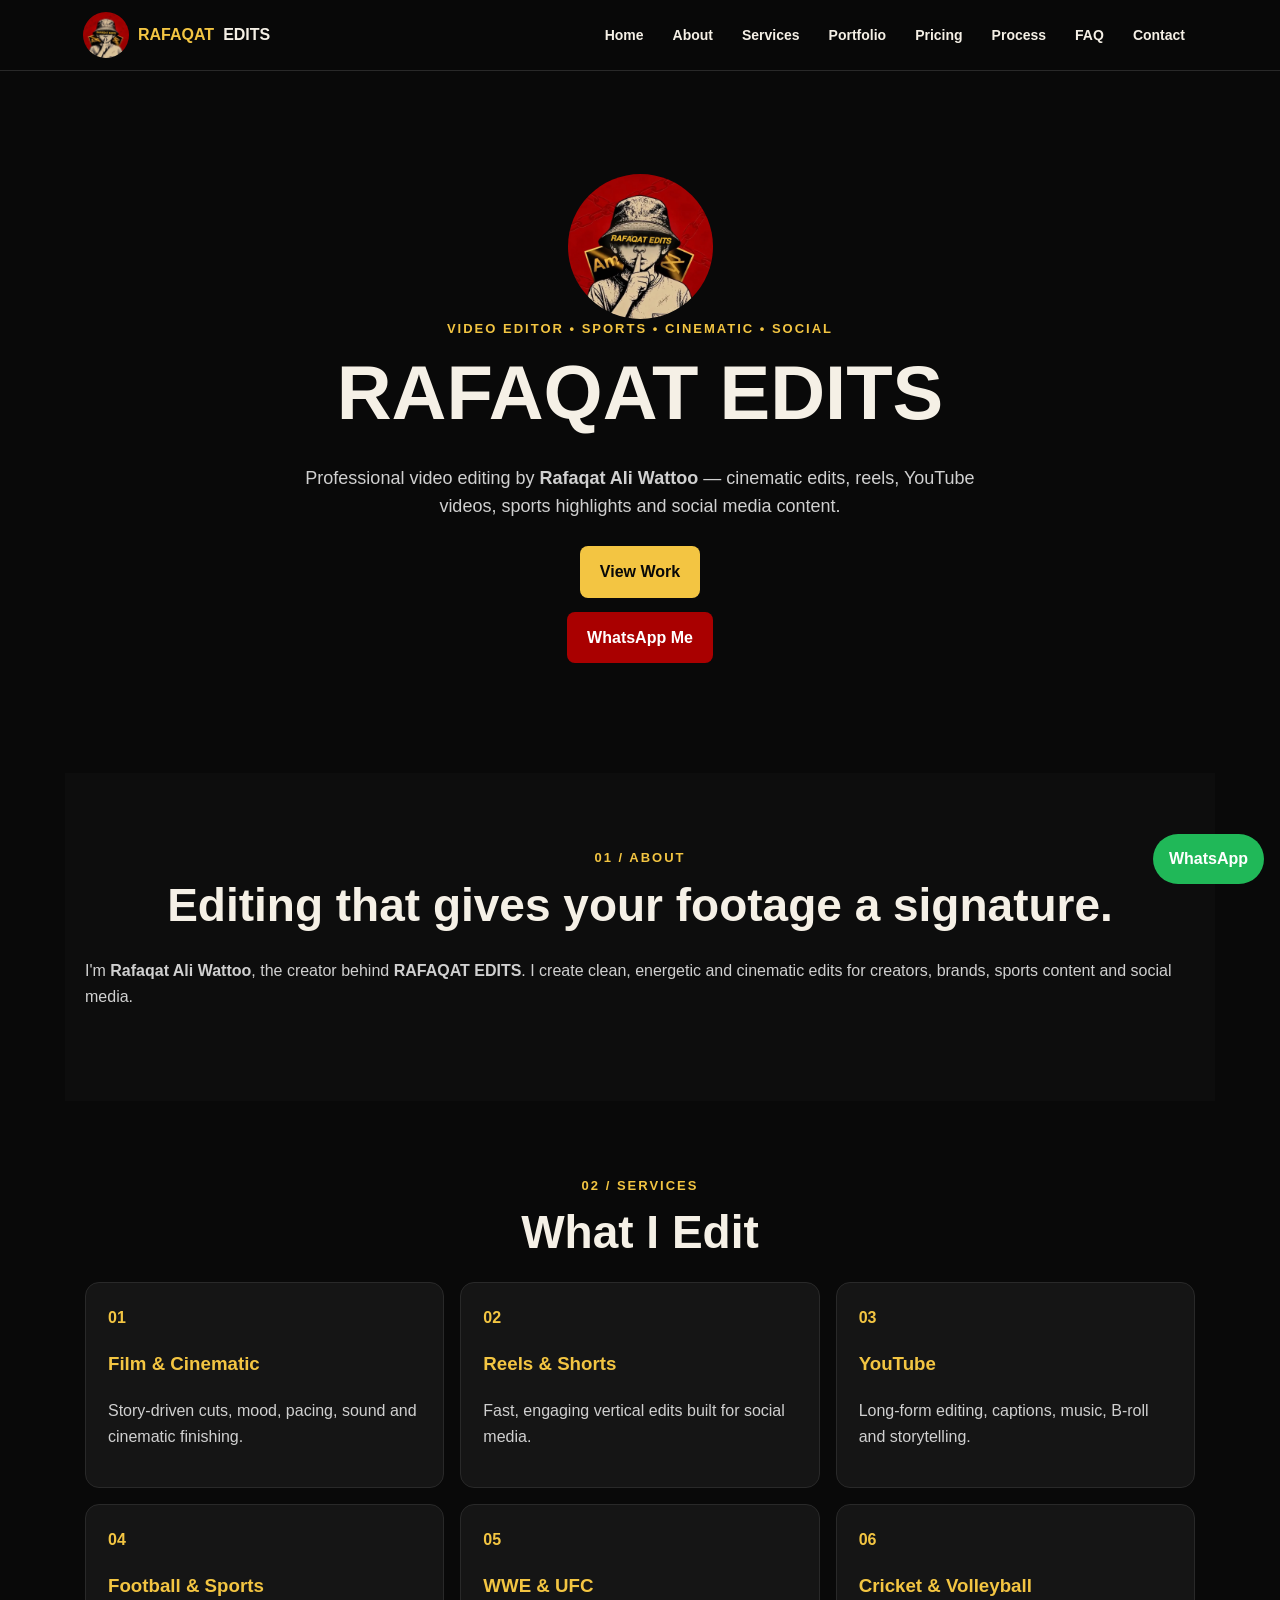
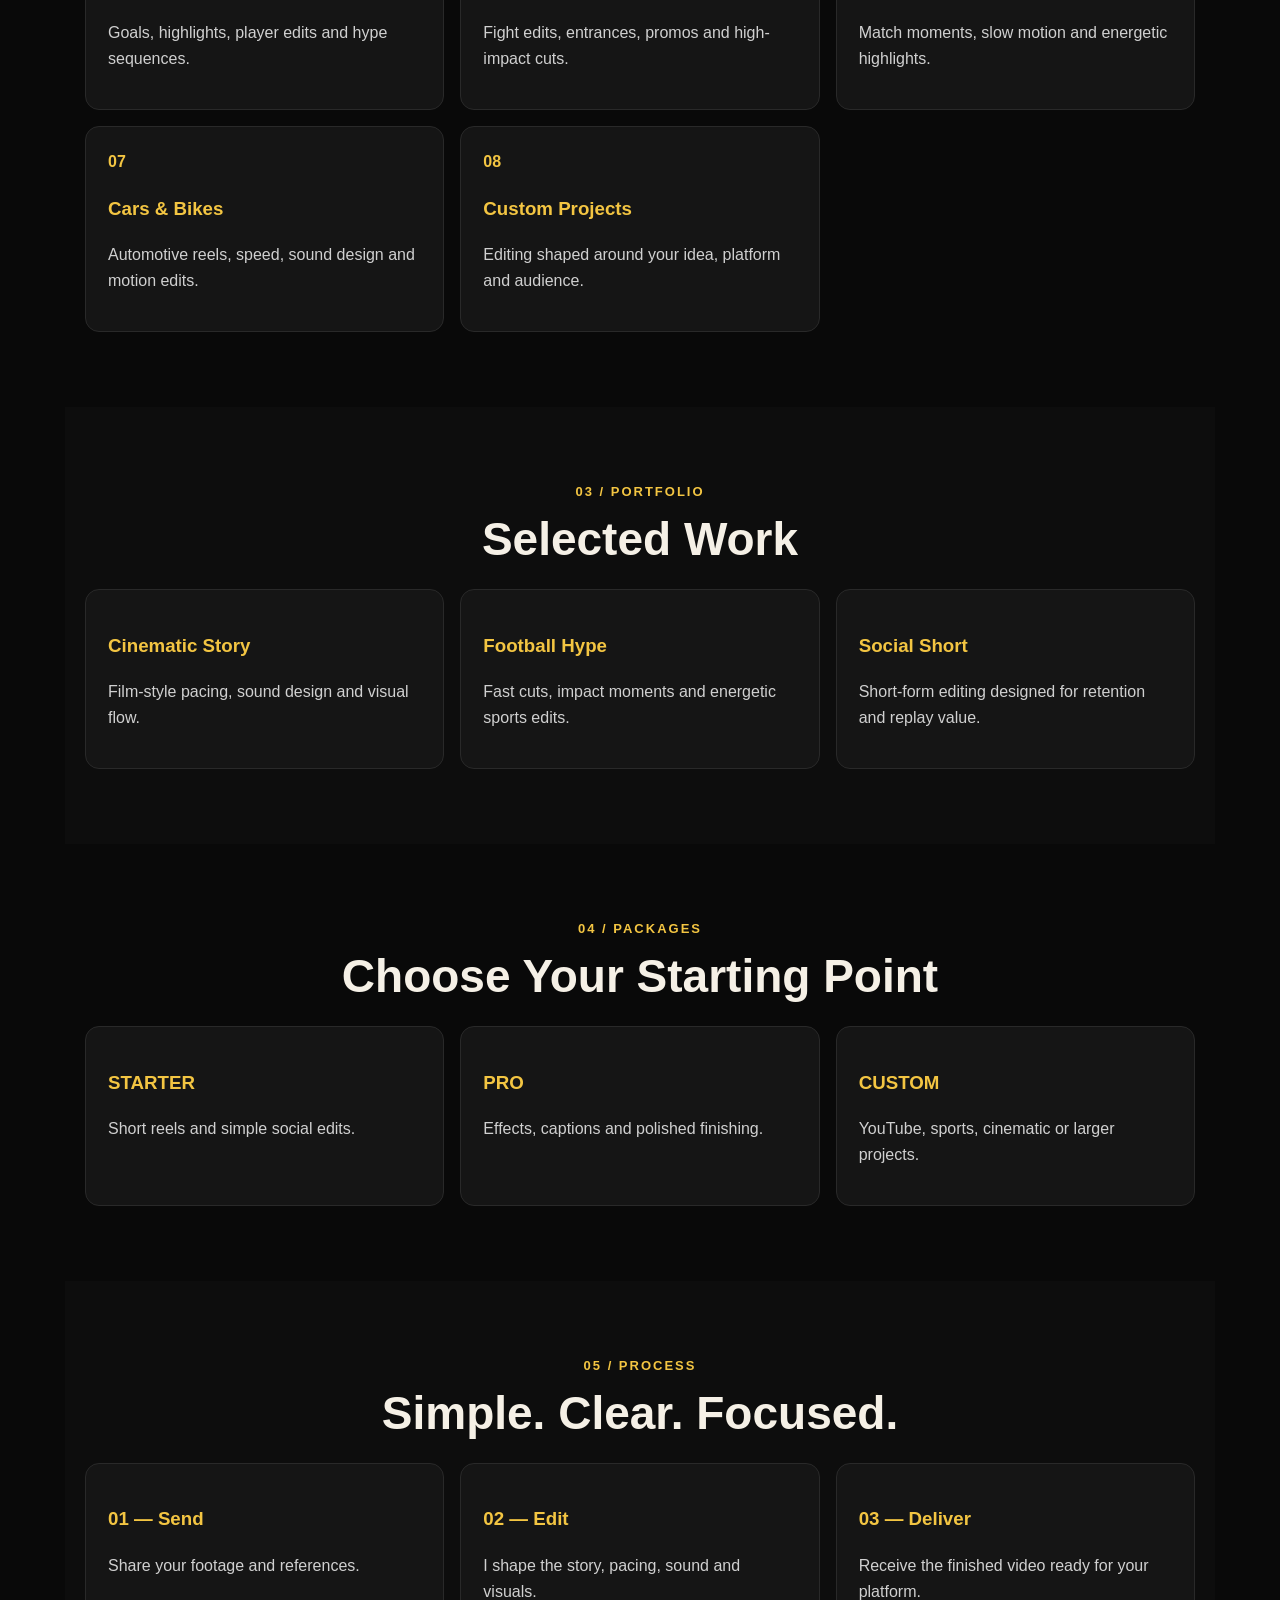
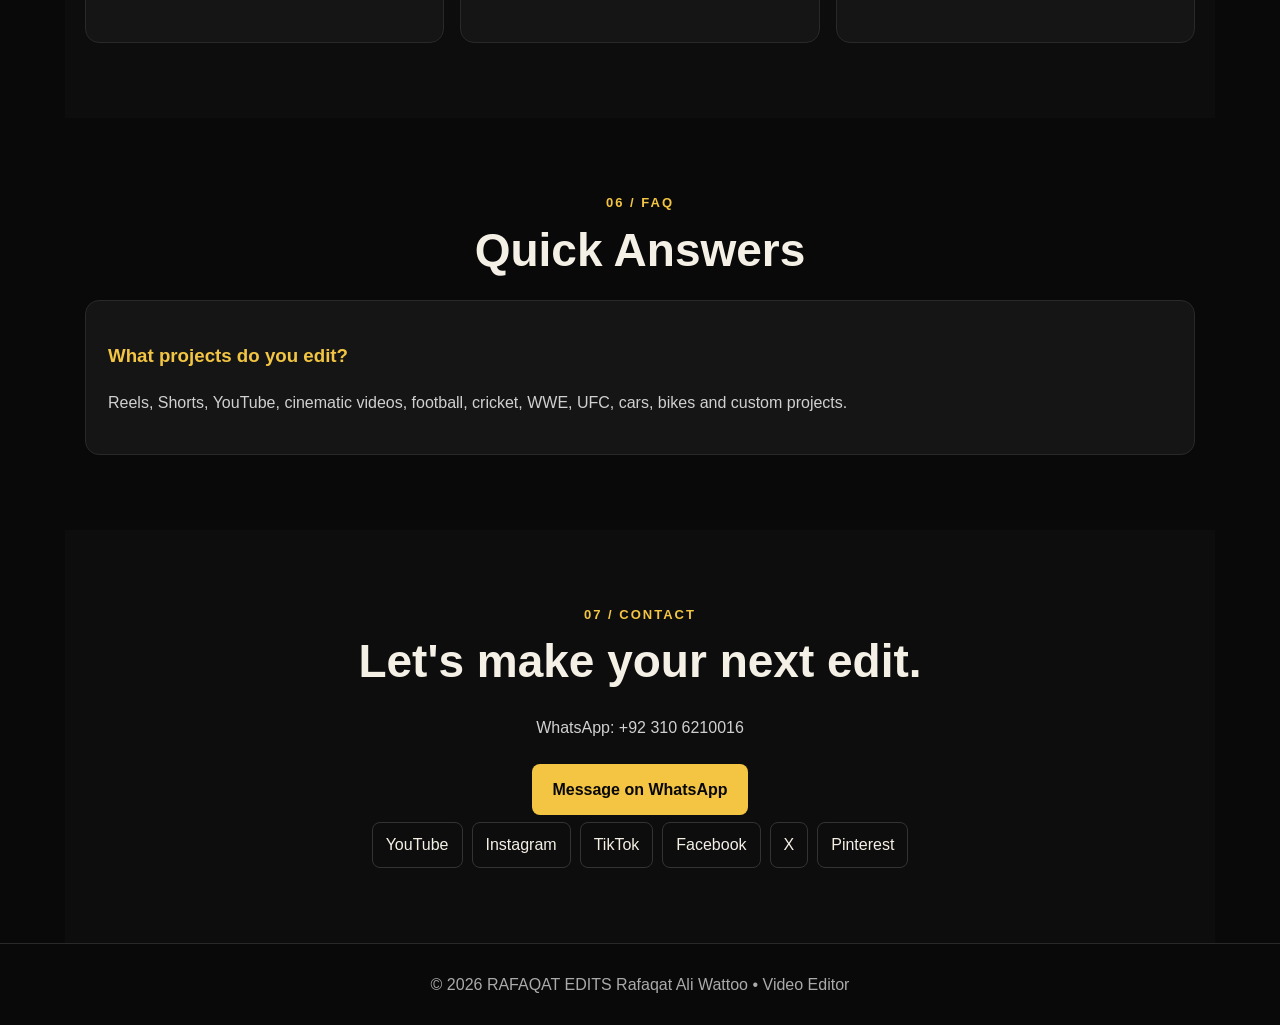
<file: rafaqatedits-new-website.html>
<!doctype html><html lang="en"><head><meta charset="utf-8"><meta name="viewport" content="width=device-width,initial-scale=1"><title>RAFAQAT EDITS — Video Editor</title><meta name="description" content="RAFAQAT EDITS by Rafaqat Ali Wattoo — cinematic, reels, YouTube, sports and social media video editing."><style>
:root{--bg:#090909;--card:#151515;--gold:#f3c542;--red:#a90000;--cream:#f5f0e6}*{box-sizing:border-box;scroll-behavior:smooth}body{margin:0;background:var(--bg);color:var(--cream);font-family:Arial,sans-serif;line-height:1.6}a{color:inherit;text-decoration:none}header{position:sticky;top:0;z-index:1000;background:#090909f5;border-bottom:1px solid #292929}.head{max-width:1150px;margin:auto;min-height:70px;padding:9px 18px;display:flex;align-items:center;justify-content:space-between}.brand{font-weight:900;display:flex;align-items:center;gap:9px}.brand img{width:46px;height:46px;border-radius:50%;object-fit:cover}.brand span{color:var(--gold)}nav{display:flex;gap:5px}nav a{padding:10px 12px;font-weight:700;font-size:14px;border-radius:8px}nav a:hover{background:#222;color:var(--gold)}.menu-toggle{display:none;background:none;border:0;color:var(--gold);font-size:31px;cursor:pointer}main{max-width:1150px;margin:auto}section{padding:75px 20px}.hero{text-align:center;min-height:78vh;display:flex;flex-direction:column;justify-content:center;align-items:center}.hero-logo{width:145px;height:145px;border-radius:50%;object-fit:cover}.kicker{color:var(--gold);font-size:13px;font-weight:800;letter-spacing:2px}h1{font-size:clamp(38px,8vw,76px);line-height:1;margin:15px 0}h2{font-size:clamp(28px,5vw,46px);margin:0 0 12px}h3{color:var(--gold)}p{color:#d0d0d0}.hero p{max-width:720px;font-size:18px}.btn{display:inline-block;background:var(--gold);color:#080808;font-weight:900;padding:13px 20px;border-radius:8px;margin:7px}.btn.alt{background:var(--red);color:#fff}.dark{background:#0d0d0d}.center{text-align:center}.grid{display:grid;grid-template-columns:repeat(3,1fr);gap:16px}.card{background:var(--card);border:1px solid #292929;border-radius:14px;padding:22px}.num{color:var(--gold);font-weight:900}.socials{display:flex;flex-wrap:wrap;justify-content:center;gap:9px}.socials a{border:1px solid #333;padding:9px 13px;border-radius:8px}footer{text-align:center;border-top:1px solid #292929;padding:28px;color:#aaa}.wa{position:fixed;right:16px;bottom:16px;background:#20b858;color:#fff;padding:12px 16px;border-radius:999px;font-weight:900;z-index:1100}@media(max-width:760px){.menu-toggle{display:block}nav{display:none;position:absolute;top:67px;left:12px;right:12px;background:#111;border:1px solid #333;border-radius:12px;padding:8px;box-shadow:0 15px 35px #000}nav.open{display:flex;flex-direction:column}nav a{padding:13px 15px;border-bottom:1px solid #242424}.grid{grid-template-columns:1fr}section{padding:60px 18px}}
</style></head><body><header><div class="head"><a class="brand" href="#home"><img src="logo.png" alt="RAFAQAT EDITS"><span>RAFAQAT</span> EDITS</a><button class="menu-toggle" id="menuToggle" aria-label="Open menu" aria-expanded="false">☰</button><nav id="mobileMenu"><a href="#home">Home</a><a href="#about">About</a><a href="#services">Services</a><a href="#portfolio">Portfolio</a><a href="#pricing">Pricing</a><a href="#process">Process</a><a href="#faq">FAQ</a><a href="#contact">Contact</a></nav></div></header><main>
<section id="home" class="hero"><img class="hero-logo" src="hero-logo.png" alt="RAFAQAT EDITS"><div class="kicker">VIDEO EDITOR • SPORTS • CINEMATIC • SOCIAL</div><h1>RAFAQAT EDITS</h1><p>Professional video editing by <b>Rafaqat Ali Wattoo</b> — cinematic edits, reels, YouTube videos, sports highlights and social media content.</p><a class="btn" href="#portfolio">View Work</a><a class="btn alt" href="https://wa.me/923106210016">WhatsApp Me</a></section>
<section id="about" class="dark"><div class="center"><div class="kicker">01 / ABOUT</div><h2>Editing that gives your footage a signature.</h2></div><p>I'm <b>Rafaqat Ali Wattoo</b>, the creator behind <b>RAFAQAT EDITS</b>. I create clean, energetic and cinematic edits for creators, brands, sports content and social media.</p></section>
<section id="services"><div class="center"><div class="kicker">02 / SERVICES</div><h2>What I Edit</h2></div><div class="grid"><div class="card"><div class="num">01</div><h3>Film & Cinematic</h3><p>Story-driven cuts, mood, pacing, sound and cinematic finishing.</p></div><div class="card"><div class="num">02</div><h3>Reels & Shorts</h3><p>Fast, engaging vertical edits built for social media.</p></div><div class="card"><div class="num">03</div><h3>YouTube</h3><p>Long-form editing, captions, music, B-roll and storytelling.</p></div><div class="card"><div class="num">04</div><h3>Football & Sports</h3><p>Goals, highlights, player edits and hype sequences.</p></div><div class="card"><div class="num">05</div><h3>WWE & UFC</h3><p>Fight edits, entrances, promos and high-impact cuts.</p></div><div class="card"><div class="num">06</div><h3>Cricket & Volleyball</h3><p>Match moments, slow motion and energetic highlights.</p></div><div class="card"><div class="num">07</div><h3>Cars & Bikes</h3><p>Automotive reels, speed, sound design and motion edits.</p></div><div class="card"><div class="num">08</div><h3>Custom Projects</h3><p>Editing shaped around your idea, platform and audience.</p></div></div></section>
<section id="portfolio" class="dark"><div class="center"><div class="kicker">03 / PORTFOLIO</div><h2>Selected Work</h2></div><div class="grid"><div class="card"><h3>Cinematic Story</h3><p>Film-style pacing, sound design and visual flow.</p></div><div class="card"><h3>Football Hype</h3><p>Fast cuts, impact moments and energetic sports edits.</p></div><div class="card"><h3>Social Short</h3><p>Short-form editing designed for retention and replay value.</p></div></div></section>
<section id="pricing"><div class="center"><div class="kicker">04 / PACKAGES</div><h2>Choose Your Starting Point</h2></div><div class="grid"><div class="card"><h3>STARTER</h3><p>Short reels and simple social edits.</p></div><div class="card"><h3>PRO</h3><p>Effects, captions and polished finishing.</p></div><div class="card"><h3>CUSTOM</h3><p>YouTube, sports, cinematic or larger projects.</p></div></div></section>
<section id="process" class="dark"><div class="center"><div class="kicker">05 / PROCESS</div><h2>Simple. Clear. Focused.</h2></div><div class="grid"><div class="card"><h3>01 — Send</h3><p>Share your footage and references.</p></div><div class="card"><h3>02 — Edit</h3><p>I shape the story, pacing, sound and visuals.</p></div><div class="card"><h3>03 — Deliver</h3><p>Receive the finished video ready for your platform.</p></div></div></section>
<section id="faq"><div class="center"><div class="kicker">06 / FAQ</div><h2>Quick Answers</h2></div><div class="card"><h3>What projects do you edit?</h3><p>Reels, Shorts, YouTube, cinematic videos, football, cricket, WWE, UFC, cars, bikes and custom projects.</p></div></section>
<section id="contact" class="dark"><div class="center"><div class="kicker">07 / CONTACT</div><h2>Let's make your next edit.</h2><p>WhatsApp: +92 310 6210016</p><a class="btn" href="https://wa.me/923106210016">Message on WhatsApp</a><div class="socials"><a href="https://www.youtube.com/@rafaqateditsofficial">YouTube</a><a href="https://www.instagram.com/rafaqateditsofficial/">Instagram</a><a href="https://www.tiktok.com/@rafaqateditsofficial">TikTok</a><a href="https://www.facebook.com/share/1JtcE6HSWx/">Facebook</a><a href="https://x.com/rafaqatedits">X</a><a href="https://www.pinterest.com/rafaqatalilifek12/">Pinterest</a></div></div></section></main><a class="wa" href="https://wa.me/923106210016">WhatsApp</a><footer>© 2026 RAFAQAT EDITS <span>Rafaqat Ali Wattoo • Video Editor</span></footer>
<script>const b=document.getElementById('menuToggle'),m=document.getElementById('mobileMenu');b.addEventListener('click',()=>{const o=m.classList.toggle('open');b.setAttribute('aria-expanded',o);b.textContent=o?'✕':'☰'});m.querySelectorAll('a').forEach(a=>a.addEventListener('click',()=>{m.classList.remove('open');b.setAttribute('aria-expanded','false');b.textContent='☰'}));</script></body></html>
</file>
